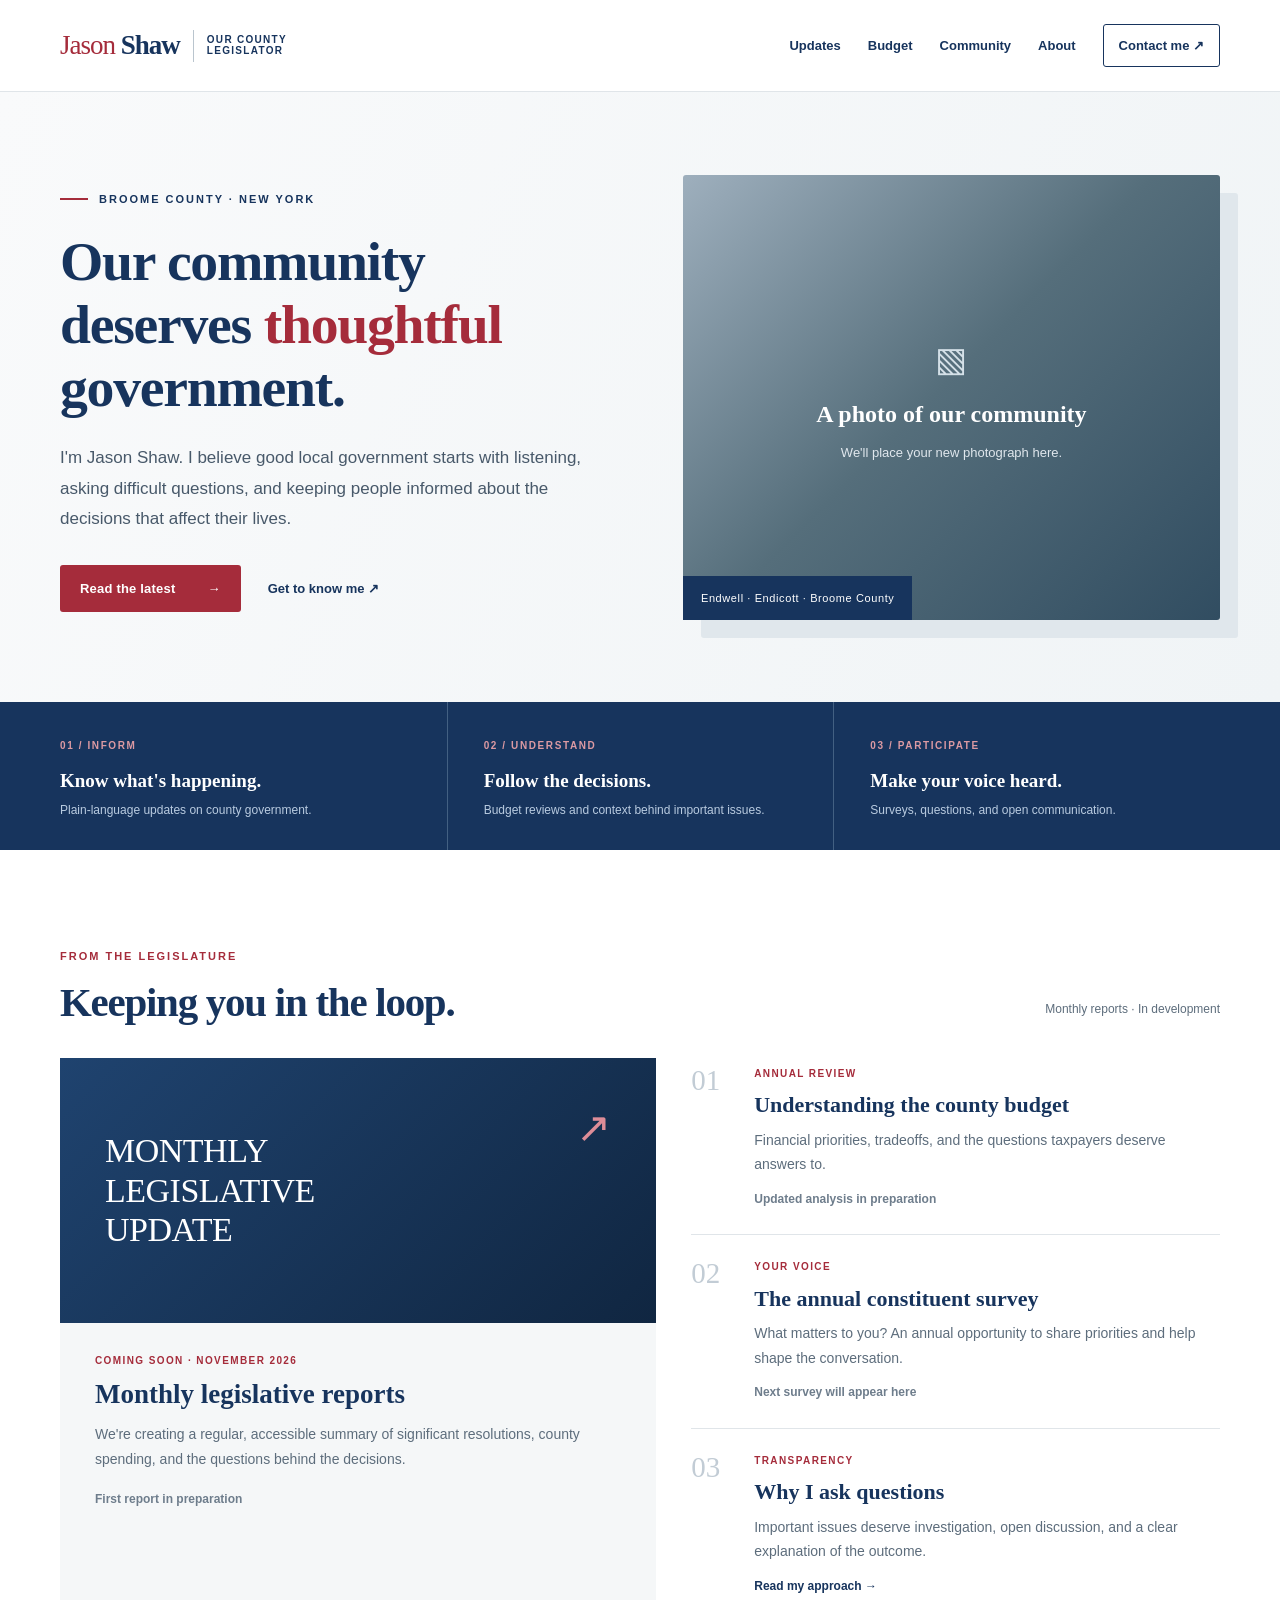
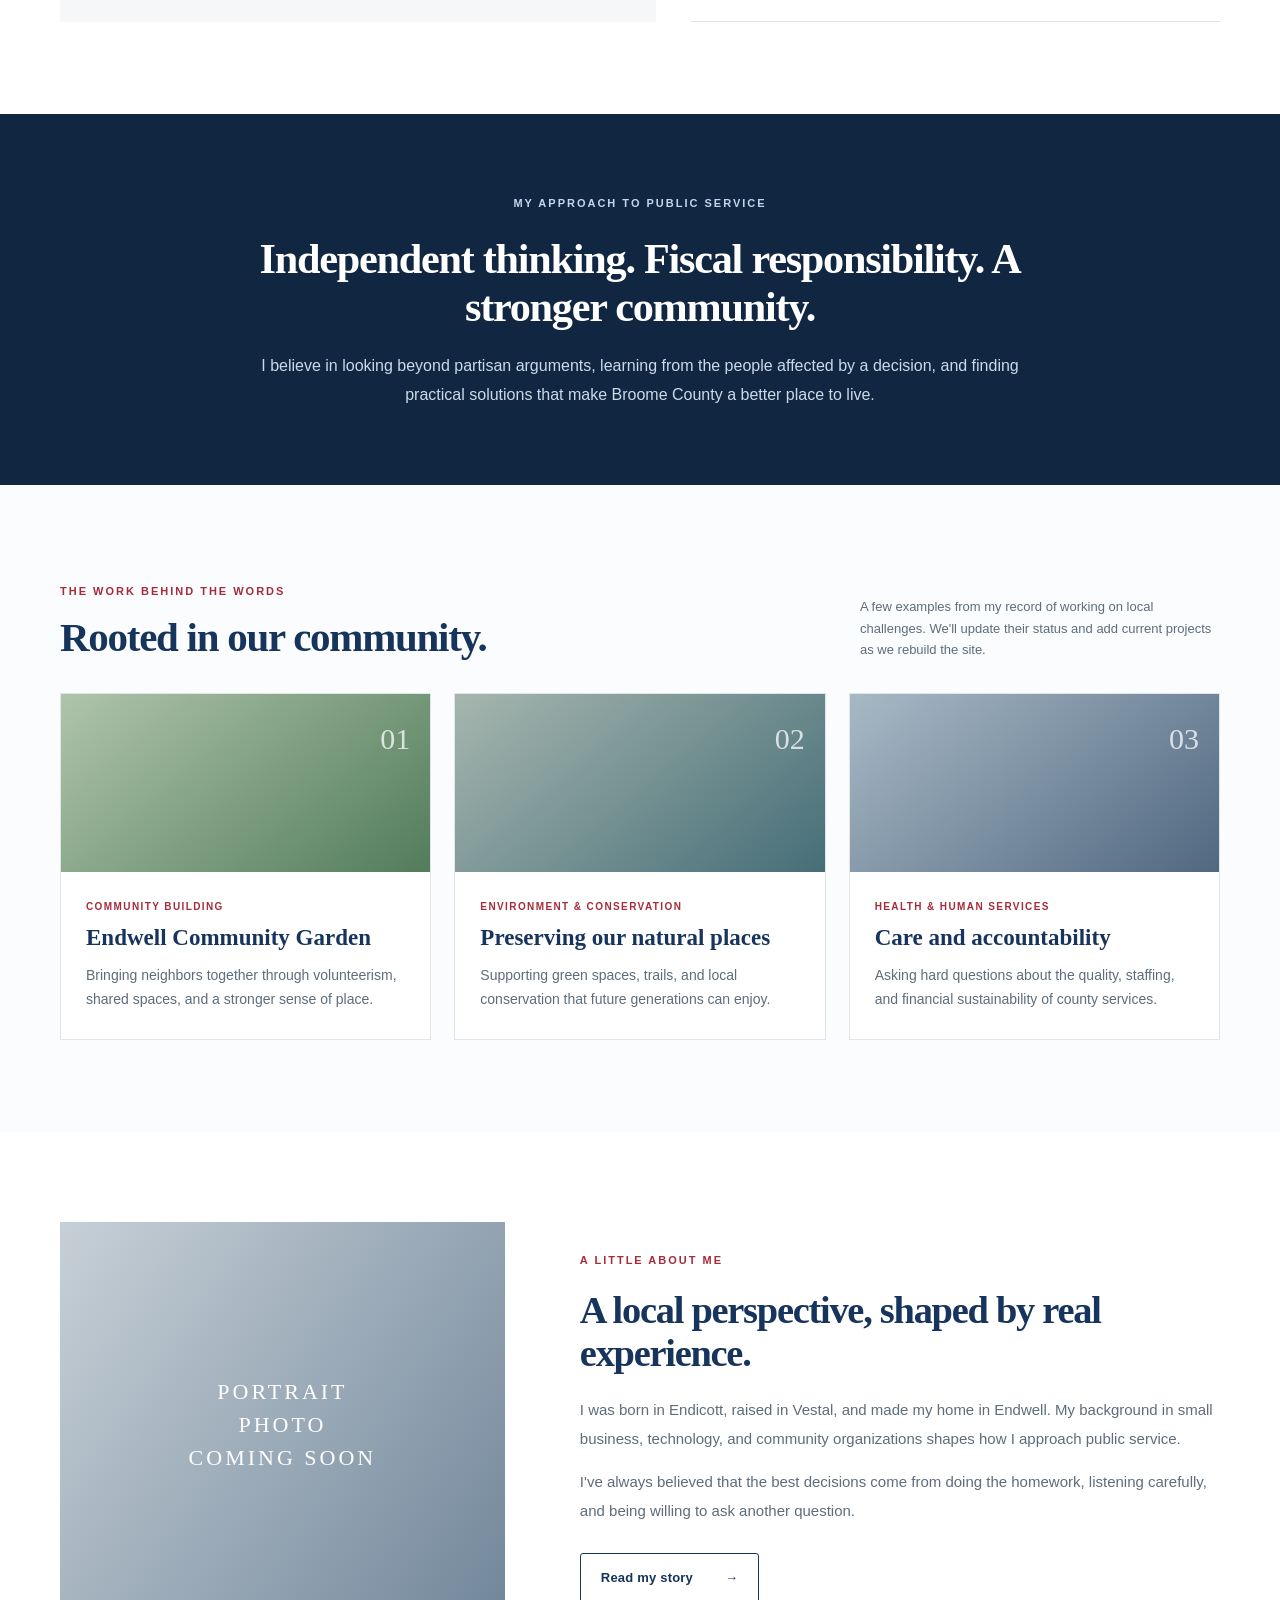
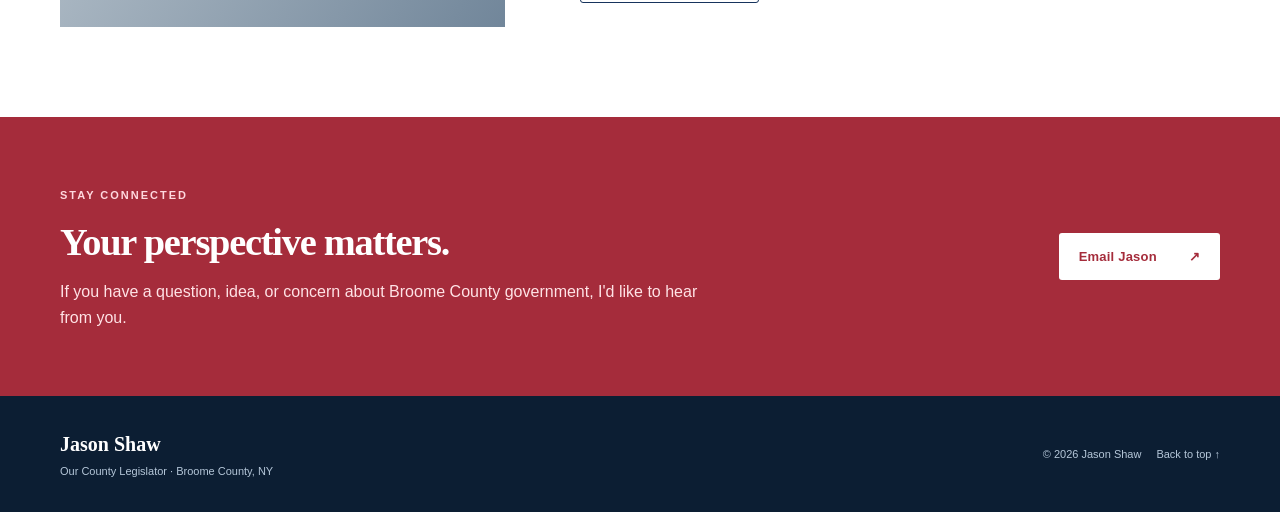
<file: index.html>
<!doctype html>
<html lang="en">
<head>
  <meta charset="utf-8">
  <meta name="viewport" content="width=device-width, initial-scale=1">
  <meta name="description" content="Jason Shaw's independent look at Broome County government: legislative updates, county budgets, community projects, and ways to make your voice heard.">
  <meta name="theme-color" content="#17345d">
  <title>Jason Shaw | Our County Legislator</title>
  <link rel="stylesheet" href="style.css">
  <script src="script.js" defer></script>
</head>
<body>
  <a class="skip-link" href="#main">Skip to content</a>
  <header class="site-header" id="top">
    <div class="container header-inner">
      <a class="brand" href="index.html" aria-label="Our County Legislator, home">
        <span class="brand-name">Jason <strong>Shaw</strong></span>
        <span class="brand-divider" aria-hidden="true"></span>
        <span class="brand-label">OUR COUNTY<br>LEGISLATOR</span>
      </a>
      <button class="menu-toggle" type="button" aria-controls="primary-navigation" aria-expanded="false" aria-label="Open navigation">
        <span></span><span></span><span></span>
      </button>
      <nav class="primary-navigation" id="primary-navigation" aria-label="Main navigation">
        <a href="#updates">Updates</a>
        <a href="#budget">Budget</a>
        <a href="#community">Community</a>
        <a href="about.html">About</a>
        <a class="nav-contact" href="#contact">Contact me <span aria-hidden="true">↗</span></a>
      </nav>
    </div>
  </header>

  <main id="main">
    <section class="hero" aria-labelledby="hero-title">
      <div class="container hero-grid">
        <div class="hero-copy">
          <span class="eyebrow"><span class="eyebrow-line"></span> BROOME COUNTY · NEW YORK</span>
          <h1 id="hero-title">Our community deserves <em>thoughtful</em> government.</h1>
          <p>I'm Jason Shaw. I believe good local government starts with listening, asking difficult questions, and keeping people informed about the decisions that affect their lives.</p>
          <div class="hero-actions">
            <a class="button button-red" href="#updates">Read the latest <span aria-hidden="true">→</span></a>
            <a class="text-link" href="about.html">Get to know me <span aria-hidden="true">↗</span></a>
          </div>
        </div>
        <div class="hero-photo" role="img" aria-label="Placeholder for a new photograph of Jason Shaw in the community">
          <div class="photo-placeholder">
            <span class="photo-placeholder-icon" aria-hidden="true">▧</span>
            <strong>A photo of our community</strong>
            <span>We'll place your new photograph here.</span>
          </div>
          <span class="photo-tag">Endwell · Endicott · Broome County</span>
        </div>
      </div>
    </section>

    <section class="quick-intro" aria-label="How this website can help">
      <div class="container quick-intro-grid">
        <div><span class="mini-label">01 / INFORM</span><strong>Know what's happening.</strong><p>Plain-language updates on county government.</p></div>
        <div><span class="mini-label">02 / UNDERSTAND</span><strong>Follow the decisions.</strong><p>Budget reviews and context behind important issues.</p></div>
        <div><span class="mini-label">03 / PARTICIPATE</span><strong>Make your voice heard.</strong><p>Surveys, questions, and open communication.</p></div>
      </div>
    </section>

    <section class="section" id="updates" aria-labelledby="updates-title">
      <div class="container">
        <div class="section-heading">
          <div><span class="eyebrow eyebrow-dark">FROM THE LEGISLATURE</span><h2 id="updates-title">Keeping you in the loop.</h2></div>
          <span class="section-note">Monthly reports · In development</span>
        </div>
        <div class="updates-grid">
          <article class="feature-story">
            <div class="story-art" aria-hidden="true"><span>MONTHLY<br>LEGISLATIVE<br>UPDATE</span><span class="story-art-mark">↗</span></div>
            <div class="story-body">
              <span class="content-type">COMING SOON · NOVEMBER 2026</span>
              <h3>Monthly legislative reports</h3>
              <p>We're creating a regular, accessible summary of significant resolutions, county spending, and the questions behind the decisions.</p>
              <span class="muted-link">First report in preparation</span>
            </div>
          </article>
          <div class="side-stories">
            <article class="small-story" id="budget">
              <span class="article-number">01</span>
              <div><span class="content-type">ANNUAL REVIEW</span><h3>Understanding the county budget</h3><p>Financial priorities, tradeoffs, and the questions taxpayers deserve answers to.</p><span class="muted-link">Updated analysis in preparation</span></div>
            </article>
            <article class="small-story" id="survey">
              <span class="article-number">02</span>
              <div><span class="content-type">YOUR VOICE</span><h3>The annual constituent survey</h3><p>What matters to you? An annual opportunity to share priorities and help shape the conversation.</p><span class="muted-link">Next survey will appear here</span></div>
            </article>
            <article class="small-story">
              <span class="article-number">03</span>
              <div><span class="content-type">TRANSPARENCY</span><h3>Why I ask questions</h3><p>Important issues deserve investigation, open discussion, and a clear explanation of the outcome.</p><a href="#principles" class="inline-link">Read my approach <span aria-hidden="true">→</span></a></div>
            </article>
          </div>
        </div>
      </div>
    </section>

    <section class="statement" id="principles" aria-labelledby="statement-title">
      <div class="container statement-inner">
        <span class="eyebrow">MY APPROACH TO PUBLIC SERVICE</span>
        <h2 id="statement-title">Independent thinking. Fiscal responsibility. A stronger community.</h2>
        <p>I believe in looking beyond partisan arguments, learning from the people affected by a decision, and finding practical solutions that make Broome County a better place to live.</p>
      </div>
    </section>

    <section class="section community-section" id="community" aria-labelledby="community-title">
      <div class="container">
        <div class="section-heading">
          <div><span class="eyebrow eyebrow-dark">THE WORK BEHIND THE WORDS</span><h2 id="community-title">Rooted in our community.</h2></div>
          <p class="heading-description">A few examples from my record of working on local challenges. We'll update their status and add current projects as we rebuild the site.</p>
        </div>
        <div class="projects-grid">
          <article class="project-card"><div class="project-visual project-visual-one" aria-hidden="true"><span>01</span></div><div class="project-copy"><span class="content-type">COMMUNITY BUILDING</span><h3>Endwell Community Garden</h3><p>Bringing neighbors together through volunteerism, shared spaces, and a stronger sense of place.</p></div></article>
          <article class="project-card"><div class="project-visual project-visual-two" aria-hidden="true"><span>02</span></div><div class="project-copy"><span class="content-type">ENVIRONMENT & CONSERVATION</span><h3>Preserving our natural places</h3><p>Supporting green spaces, trails, and local conservation that future generations can enjoy.</p></div></article>
          <article class="project-card"><div class="project-visual project-visual-three" aria-hidden="true"><span>03</span></div><div class="project-copy"><span class="content-type">HEALTH & HUMAN SERVICES</span><h3>Care and accountability</h3><p>Asking hard questions about the quality, staffing, and financial sustainability of county services.</p></div></article>
        </div>
      </div>
    </section>

    <section class="about-section" id="about" aria-labelledby="about-title">
      <div class="container about-grid">
        <div class="about-photo" role="img" aria-label="Placeholder for an updated portrait of Jason Shaw"><span>PORTRAIT<br>PHOTO<br>COMING SOON</span></div>
        <div class="about-copy"><span class="eyebrow eyebrow-dark">A LITTLE ABOUT ME</span><h2 id="about-title">A local perspective, shaped by real experience.</h2><p>I was born in Endicott, raised in Vestal, and made my home in Endwell. My background in small business, technology, and community organizations shapes how I approach public service.</p><p>I've always believed that the best decisions come from doing the homework, listening carefully, and being willing to ask another question.</p><a href="about.html" class="button button-outline">Read my story <span aria-hidden="true">→</span></a></div>
      </div>
    </section>

    <section class="contact-section" id="contact" aria-labelledby="contact-title">
      <div class="container contact-inner">
        <div><span class="eyebrow">STAY CONNECTED</span><h2 id="contact-title">Your perspective matters.</h2><p>If you have a question, idea, or concern about Broome County government, I'd like to hear from you.</p></div>
        <a class="button button-light" href="mailto:OurCountyLegislator@gmail.com?subject=Message%20from%20OurCountyLegislator.com">Email Jason <span aria-hidden="true">↗</span></a>
      </div>
    </section>
  </main>

  <footer class="site-footer">
    <div class="container footer-inner"><div><strong>Jason Shaw</strong><span>Our County Legislator · Broome County, NY</span></div><div><span>© <span id="current-year">2026</span> Jason Shaw</span><a href="#top">Back to top ↑</a></div></div>
  </footer>
</body>
</html>
</file>
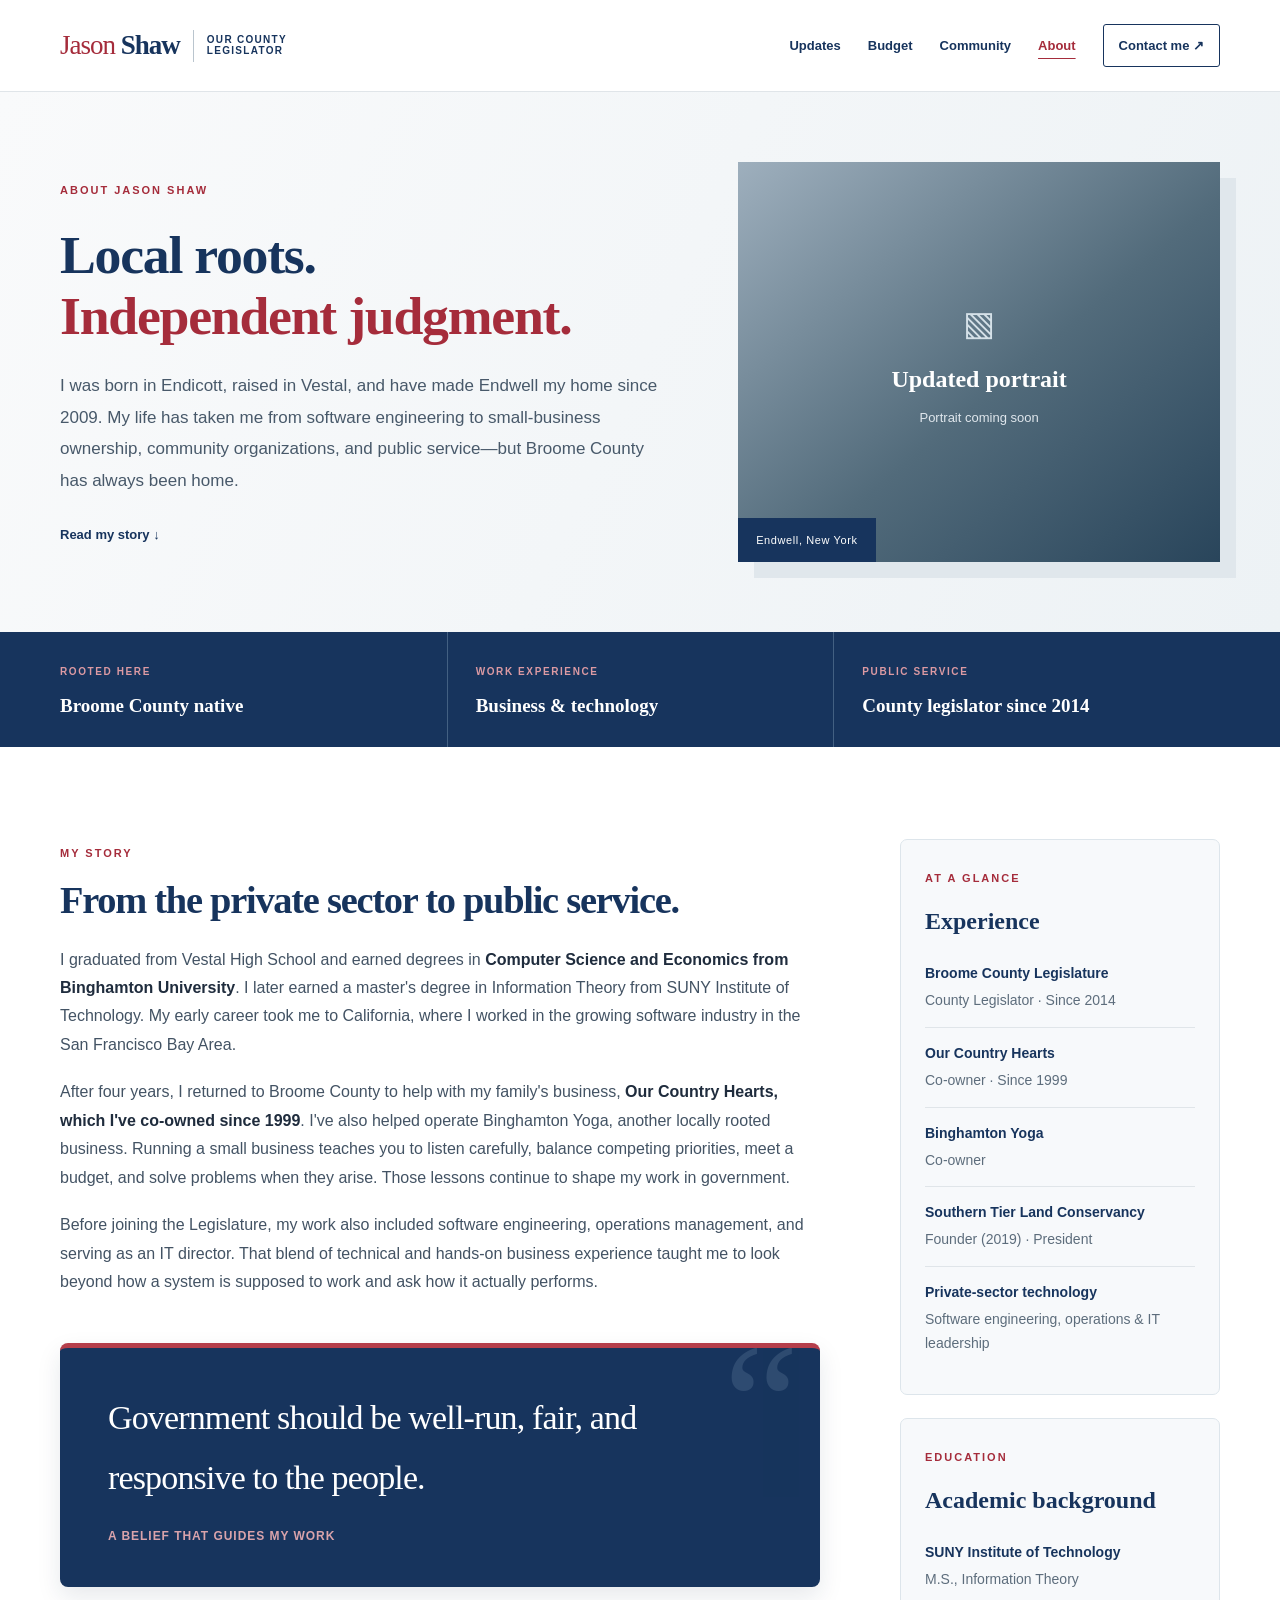
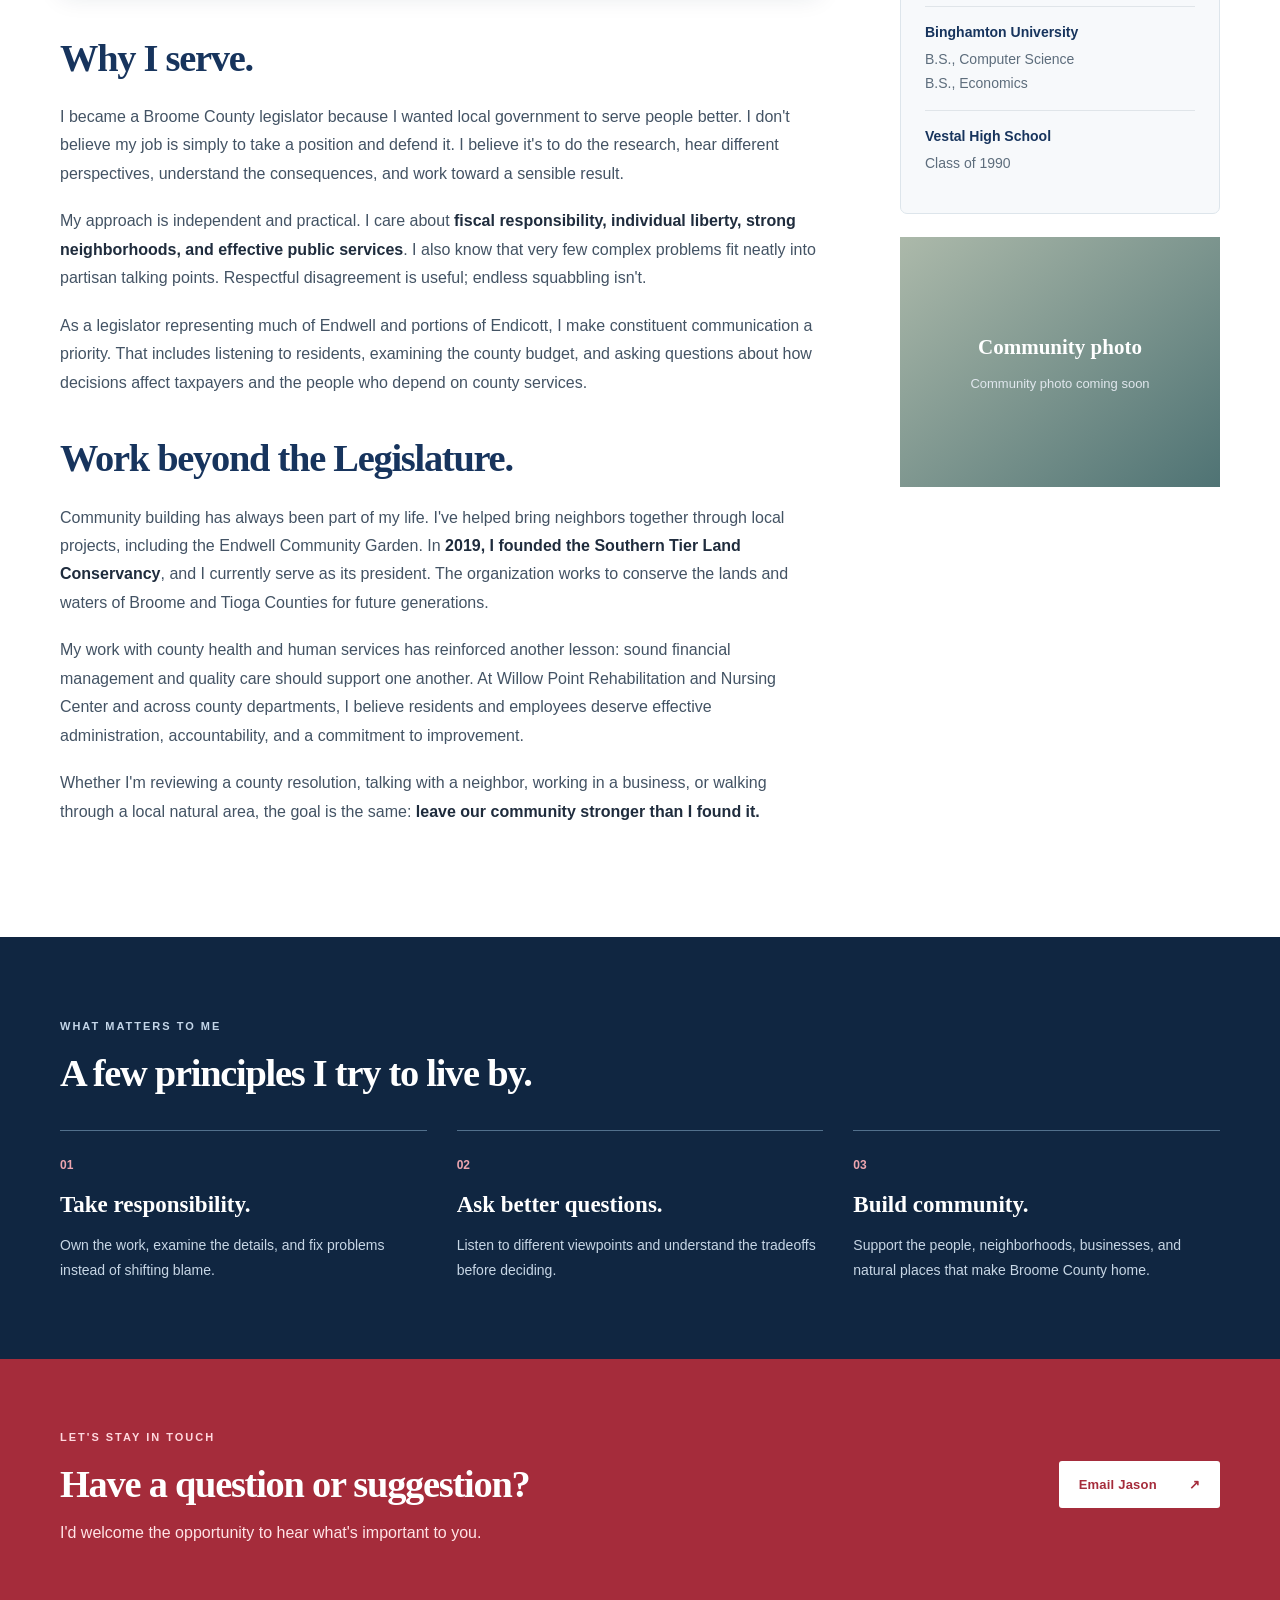
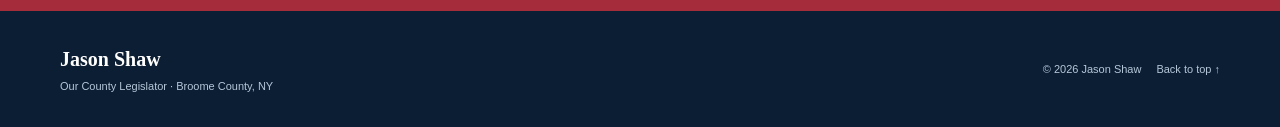
<file: about.html>
<!doctype html>
<html lang="en">
<head>
  <meta charset="utf-8">
  <meta name="viewport" content="width=device-width, initial-scale=1">
  <meta name="description" content="Meet Jason Shaw: Broome County legislator, Endwell resident, small-business owner, and community conservation leader.">
  <meta name="theme-color" content="#17345d">
  <title>About Jason Shaw | Our County Legislator</title>
  <link rel="stylesheet" href="style.css">
  <script src="script.js" defer></script>
</head>
<body>
  <a class="skip-link" href="#main">Skip to content</a>
  <header class="site-header" id="top">
    <div class="container header-inner">
      <a class="brand" href="index.html" aria-label="Our County Legislator, home">
        <span class="brand-name">Jason <strong>Shaw</strong></span><span class="brand-divider" aria-hidden="true"></span><span class="brand-label">OUR COUNTY<br>LEGISLATOR</span>
      </a>
      <button class="menu-toggle" type="button" aria-controls="primary-navigation" aria-expanded="false" aria-label="Open navigation"><span></span><span></span><span></span></button>
      <nav class="primary-navigation" id="primary-navigation" aria-label="Main navigation">
        <a href="index.html#updates">Updates</a><a href="index.html#budget">Budget</a><a href="index.html#community">Community</a><a href="about.html" aria-current="page">About</a><a class="nav-contact" href="index.html#contact">Contact me <span aria-hidden="true">↗</span></a>
      </nav>
    </div>
  </header>
  <main id="main">
    <section class="bio-hero">
      <div class="container bio-hero-grid">
        <div>
          <span class="eyebrow eyebrow-dark">ABOUT JASON SHAW</span>
          <h1>Local roots.<br><em>Independent judgment.</em></h1>
          <p class="bio-lead">I was born in Endicott, raised in Vestal, and have made Endwell my home since 2009. My life has taken me from software engineering to small-business ownership, community organizations, and public service—but Broome County has always been home.</p>
          <a class="text-link" href="#my-story">Read my story <span aria-hidden="true">↓</span></a>
        </div>
        <div class="bio-hero-photo" role="img" aria-label="Placeholder for an updated portrait of Jason Shaw"><div class="photo-placeholder"><span class="photo-placeholder-icon" aria-hidden="true">▧</span><strong>Updated portrait</strong><span>Portrait coming soon</span></div><span class="photo-tag">Endwell, New York</span></div>
      </div>
    </section>
    <section class="bio-intro-strip" aria-label="Background at a glance"><div class="container bio-facts"><div><span class="mini-label">ROOTED HERE</span><strong>Broome County native</strong></div><div><span class="mini-label">WORK EXPERIENCE</span><strong>Business &amp; technology</strong></div><div><span class="mini-label">PUBLIC SERVICE</span><strong>County legislator since 2014</strong></div></div></section>
    <section class="section" id="my-story"><div class="container bio-layout">
      <div class="bio-main">
        <span class="eyebrow eyebrow-dark">MY STORY</span><h2>From the private sector to public service.</h2>
        <p>I graduated from Vestal High School and earned degrees in <strong>Computer Science and Economics from Binghamton University</strong>. I later earned a master's degree in Information Theory from SUNY Institute of Technology. My early career took me to California, where I worked in the growing software industry in the San Francisco Bay Area.</p>
        <p>After four years, I returned to Broome County to help with my family's business, <strong>Our Country Hearts, which I've co-owned since 1999</strong>. I've also helped operate Binghamton Yoga, another locally rooted business. Running a small business teaches you to listen carefully, balance competing priorities, meet a budget, and solve problems when they arise. Those lessons continue to shape my work in government.</p>
        <p>Before joining the Legislature, my work also included software engineering, operations management, and serving as an IT director. That blend of technical and hands-on business experience taught me to look beyond how a system is supposed to work and ask how it actually performs.</p>
        <blockquote class="bio-quote"><span class="quote-mark" aria-hidden="true">“</span><p>Government should be well-run, fair, and responsive to the people.</p><footer>A belief that guides my work</footer></blockquote>
        <h2>Why I serve.</h2>
        <p>I became a Broome County legislator because I wanted local government to serve people better. I don't believe my job is simply to take a position and defend it. I believe it's to do the research, hear different perspectives, understand the consequences, and work toward a sensible result.</p>
        <p>My approach is independent and practical. I care about <strong>fiscal responsibility, individual liberty, strong neighborhoods, and effective public services</strong>. I also know that very few complex problems fit neatly into partisan talking points. Respectful disagreement is useful; endless squabbling isn't.</p>
        <p>As a legislator representing much of Endwell and portions of Endicott, I make constituent communication a priority. That includes listening to residents, examining the county budget, and asking questions about how decisions affect taxpayers and the people who depend on county services.</p>
        <h2>Work beyond the Legislature.</h2>
        <p>Community building has always been part of my life. I've helped bring neighbors together through local projects, including the Endwell Community Garden. In <strong>2019, I founded the Southern Tier Land Conservancy</strong>, and I currently serve as its president. The organization works to conserve the lands and waters of Broome and Tioga Counties for future generations.</p>
        <p>My work with county health and human services has reinforced another lesson: sound financial management and quality care should support one another. At Willow Point Rehabilitation and Nursing Center and across county departments, I believe residents and employees deserve effective administration, accountability, and a commitment to improvement.</p>
        <p>Whether I'm reviewing a county resolution, talking with a neighbor, working in a business, or walking through a local natural area, the goal is the same: <strong>leave our community stronger than I found it.</strong></p>
      </div>
      <aside class="bio-sidebar" aria-label="Experience and education">
        <div class="bio-side-card"><span class="eyebrow eyebrow-dark">AT A GLANCE</span><h3>Experience</h3>
          <dl class="bio-list"><div><dt>Broome County Legislature</dt><dd>County Legislator · Since 2014</dd></div><div><dt>Our Country Hearts</dt><dd>Co-owner · Since 1999</dd></div><div><dt>Binghamton Yoga</dt><dd>Co-owner</dd></div><div><dt>Southern Tier Land Conservancy</dt><dd>Founder (2019) · President</dd></div><div><dt>Private-sector technology</dt><dd>Software engineering, operations &amp; IT leadership</dd></div></dl>
        </div>
        <div class="bio-side-card"><span class="eyebrow eyebrow-dark">EDUCATION</span><h3>Academic background</h3><dl class="bio-list"><div><dt>SUNY Institute of Technology</dt><dd>M.S., Information Theory</dd></div><div><dt>Binghamton University</dt><dd>B.S., Computer Science<br>B.S., Economics</dd></div><div><dt>Vestal High School</dt><dd>Class of 1990</dd></div></dl></div>
        <div class="bio-side-photo"><div class="photo-placeholder"><strong>Community photo</strong><span>Community photo coming soon</span></div></div>
      </aside>
    </div></section>
    <section class="bio-principles"><div class="container"><span class="eyebrow">WHAT MATTERS TO ME</span><h2>A few principles I try to live by.</h2><div class="bio-principles-grid"><div><span>01</span><h3>Take responsibility.</h3><p>Own the work, examine the details, and fix problems instead of shifting blame.</p></div><div><span>02</span><h3>Ask better questions.</h3><p>Listen to different viewpoints and understand the tradeoffs before deciding.</p></div><div><span>03</span><h3>Build community.</h3><p>Support the people, neighborhoods, businesses, and natural places that make Broome County home.</p></div></div></div></section>
    <section class="contact-section" id="contact"><div class="container contact-inner"><div><span class="eyebrow">LET'S STAY IN TOUCH</span><h2>Have a question or suggestion?</h2><p>I'd welcome the opportunity to hear what's important to you.</p></div><a class="button button-light" href="mailto:OurCountyLegislator@gmail.com?subject=Message%20from%20OurCountyLegislator.com">Email Jason <span aria-hidden="true">↗</span></a></div></section>
  </main>
  <footer class="site-footer"><div class="container footer-inner"><div><strong>Jason Shaw</strong><span>Our County Legislator · Broome County, NY</span></div><div><span>© <span id="current-year">2026</span> Jason Shaw</span><a href="#top">Back to top ↑</a></div></div></footer>
</body>
</html>
</file>
<file: style.css>
:root{--navy:#17345d;--navy-deep:#102641;--ink:#1f2c3d;--red:#a52c3b;--red-dark:#882231;--muted:#5d6d7c;--line:#e0e5e9;--offwhite:#f5f7f8;--white:#fff;--max:1160px}
*{box-sizing:border-box}html{scroll-behavior:smooth;scroll-padding-top:100px}body{margin:0;background:var(--white);color:var(--ink);font-family:Arial,Helvetica,sans-serif;line-height:1.65;-webkit-font-smoothing:antialiased}a{color:inherit}button{font:inherit}.container{width:min(var(--max),calc(100% - 52px));margin-inline:auto}.skip-link{position:absolute;left:16px;top:-80px;background:var(--white);z-index:20;padding:12px}.skip-link:focus{top:12px}a:focus-visible,button:focus-visible{outline:3px solid #e5a14b;outline-offset:4px}.site-header{background:#fff;position:sticky;top:0;z-index:10;border-bottom:1px solid var(--line)}.header-inner{min-height:91px;display:flex;align-items:center;justify-content:space-between;gap:25px}.brand{display:inline-flex;align-items:center;text-decoration:none;gap:13px;line-height:1.02;white-space:nowrap}.brand-name{font-family:Georgia,'Times New Roman',serif;font-size:27px;color:var(--red);letter-spacing:-1px}.brand-name strong{color:var(--navy);font-weight:700}.brand-divider{height:32px;width:1px;background:#bac5ce}.brand-label{color:var(--navy);font-size:10px;font-weight:800;letter-spacing:1.3px}.primary-navigation{display:flex;align-items:center;gap:27px}.primary-navigation a{text-decoration:none;font-size:13px;font-weight:700;color:var(--navy)}.primary-navigation a:hover,.inline-link:hover,.text-link:hover{color:var(--red)}.primary-navigation .nav-contact{border:1px solid var(--navy);border-radius:3px;padding:10px 15px}.primary-navigation .nav-contact:hover{background:var(--navy);color:#fff}.menu-toggle{display:none}
.hero{background:linear-gradient(115deg,#f9fafb 0%,#f0f4f6 100%);overflow:hidden}.hero-grid{display:grid;grid-template-columns:1.02fr .98fr;gap:64px;align-items:center;padding-block:72px}.hero-copy{padding-block:18px}.eyebrow{color:#c4d6e9;font-size:11px;font-weight:800;letter-spacing:2px;display:inline-flex;align-items:center;gap:11px}.eyebrow-dark{color:var(--red)}.eyebrow-line{width:28px;height:2px;background:var(--red)}.hero .eyebrow{color:var(--navy)}h1,h2,h3,p{margin-top:0}h1,h2{font-family:Georgia,'Times New Roman',serif;letter-spacing:-1.25px;line-height:1.13}h1{font-size:clamp(42px,4.35vw,67px);color:var(--navy);margin:22px 0 24px}h1 em{color:var(--red);font-style:normal}.hero-copy>p{font-size:17px;color:#48596a;line-height:1.8;max-width:550px}.hero-actions{display:flex;align-items:center;gap:27px;flex-wrap:wrap;margin-top:30px}.button{display:inline-flex;justify-content:space-between;align-items:center;gap:32px;text-decoration:none;padding:13px 20px;font-size:13px;font-weight:800;letter-spacing:.2px;border-radius:3px;transition:background .2s,color .2s}.button-red{background:var(--red);color:#fff}.button-red:hover{background:var(--red-dark)}.text-link{text-decoration:none;color:var(--navy);font-size:13px;font-weight:800}.hero-photo{height:445px;position:relative;min-width:0;background:linear-gradient(135deg,#9eafbd 0%,#556e7b 48%,#314d61 100%);border-radius:3px;box-shadow:18px 18px 0 #e0e7ec}.photo-placeholder{height:100%;display:flex;align-items:center;justify-content:center;flex-direction:column;color:#fff;text-align:center;padding:20px;gap:8px}.photo-placeholder-icon{font-size:34px;color:#d5e1e8}.photo-placeholder strong{font-family:Georgia,serif;font-size:24px}.photo-placeholder span:last-child{color:#e0e7ed;font-size:13px}.photo-tag{position:absolute;bottom:0;left:0;background:var(--navy);color:#fff;font-size:11px;letter-spacing:.6px;padding:13px 18px}
.quick-intro{background:var(--navy)}.quick-intro-grid{display:grid;grid-template-columns:repeat(3,1fr)}.quick-intro-grid>div{padding:29px 30px 29px 0}.quick-intro-grid>div+div{border-left:1px solid #436082;padding-left:36px}.quick-intro-grid strong{display:block;color:#fff;font-family:Georgia,serif;font-size:19px;margin-top:7px}.quick-intro-grid p{font-size:12px;color:#b9cbe0;margin:5px 0 0}.mini-label{font-size:10px;letter-spacing:1.6px;color:#dc9aa3;font-weight:800}
.section{padding:92px 0}.section-heading{display:flex;justify-content:space-between;align-items:end;gap:35px;margin-bottom:32px}.section-heading h2{font-size:clamp(33px,3.2vw,47px);color:var(--navy);margin:11px 0 0}.section-note{font-size:12px;color:var(--muted);padding-bottom:6px}.updates-grid{display:grid;grid-template-columns:1.06fr .94fr;gap:35px}.feature-story{background:var(--offwhite)}.story-art{min-height:265px;background:linear-gradient(135deg,#1f436f,#102641);color:#fff;display:flex;align-items:center;justify-content:space-between;padding:35px 45px}.story-art>span:first-child{font-family:Georgia,serif;font-size:34px;line-height:1.15;letter-spacing:-.5px}.story-art-mark{font-size:42px;color:#dd8d98;align-self:flex-start}.story-body{padding:30px 35px 34px}.content-type{display:block;color:var(--red);font-size:10px;font-weight:800;letter-spacing:1.4px;margin-bottom:9px}.story-body h3{font-family:Georgia,serif;font-size:27px;line-height:1.2;color:var(--navy);margin-bottom:12px}.story-body p,.small-story p,.project-copy p{color:var(--muted);font-size:14px;line-height:1.75}.muted-link{font-size:12px;font-weight:700;color:#6e7d8c}.side-stories{display:flex;flex-direction:column}.small-story{display:grid;grid-template-columns:45px 1fr;gap:18px;padding:8px 0 23px;border-bottom:1px solid var(--line)}.small-story+.small-story{padding-top:24px}.article-number{font-family:Georgia,serif;color:#c2ccd5;font-size:29px;line-height:1}.small-story h3{color:var(--navy);font-family:Georgia,serif;font-size:22px;line-height:1.3;margin-bottom:8px}.small-story p{margin-bottom:8px}.inline-link{font-size:12px;font-weight:800;text-decoration:none;color:var(--navy)}
.statement{background:var(--navy-deep);padding:75px 0;color:#fff}.statement-inner{max-width:820px;text-align:center}.statement h2{font-size:clamp(32px,3.3vw,49px);margin:20px 0}.statement p{font-size:16px;line-height:1.85;color:#cbdaea;margin-bottom:0}.community-section{background:#fbfcfd}.heading-description{max-width:360px;color:var(--muted);font-size:13px;margin-bottom:0}.projects-grid{display:grid;grid-template-columns:repeat(3,1fr);gap:23px}.project-card{background:#fff;border:1px solid var(--line)}.project-visual{height:178px;display:flex;justify-content:flex-end;align-items:flex-start;padding:20px;color:#fff;font-family:Georgia,serif;font-size:30px}.project-visual-one{background:linear-gradient(140deg,#afc4ab,#527c5c)}.project-visual-two{background:linear-gradient(140deg,#a6b6ae,#466e78)}.project-visual-three{background:linear-gradient(140deg,#a8b9c5,#516881)}.project-visual span{opacity:.75}.project-copy{padding:27px 25px}.project-copy h3{font-family:Georgia,serif;color:var(--navy);font-size:23px;line-height:1.25;margin-bottom:10px}.project-copy p{margin-bottom:0}
.about-section{padding:90px 0}.about-grid{display:grid;grid-template-columns:.82fr 1.18fr;align-items:center;gap:75px}.about-photo{height:405px;background:linear-gradient(125deg,#c7d0d7,#71869a);display:flex;justify-content:center;align-items:center;text-align:center;color:#fff;font-size:22px;font-family:Georgia,serif;letter-spacing:3px;line-height:1.5}.about-copy h2{font-size:clamp(32px,3vw,47px);color:var(--navy);margin:16px 0 21px}.about-copy p{font-size:15px;color:var(--muted);line-height:1.9}.button-outline{border:1px solid var(--navy);color:var(--navy);margin-top:13px}.button-outline:hover{background:var(--navy);color:#fff}.contact-section{background:var(--red);color:#fff;padding:64px 0}.contact-inner{display:flex;justify-content:space-between;align-items:center;gap:35px}.contact-section .eyebrow{color:#ffd8de}.contact-section h2{font-size:clamp(32px,3vw,44px);margin:14px 0}.contact-section p{max-width:650px;color:#ffe3e6;margin-bottom:0}.button-light{background:#fff;color:var(--red);white-space:nowrap}.button-light:hover{background:#f0e8e9}.site-footer{background:#0c1e33;color:#d5e2ef;padding:32px 0}.footer-inner,.footer-inner>div{display:flex;justify-content:space-between;align-items:center;gap:15px}.footer-inner>div:first-child{flex-direction:column;align-items:flex-start;gap:1px}.footer-inner strong{color:#fff;font-family:Georgia,serif;font-size:20px}.footer-inner span,.footer-inner a{font-size:11px;color:#b5c7d9}.footer-inner a{text-decoration:none}
@media(max-width:900px){.header-inner{min-height:75px}.menu-toggle{display:flex;width:42px;height:42px;border:1px solid var(--line);background:#fff;align-items:center;justify-content:center;flex-direction:column;gap:5px;cursor:pointer}.menu-toggle span{width:19px;height:2px;background:var(--navy)}.primary-navigation{display:none;position:absolute;left:0;right:0;top:100%;background:#fff;box-shadow:0 12px 18px #122c4820;padding:13px 26px 23px;align-items:stretch;flex-direction:column;gap:0}.primary-navigation.is-open{display:flex}.primary-navigation a{padding:12px;border-bottom:1px solid var(--line)}.primary-navigation .nav-contact{margin-top:10px;text-align:center}.hero-grid{gap:35px;grid-template-columns:1fr 1fr}.hero-photo{height:350px}.updates-grid{gap:24px}.about-grid{gap:35px}}
@media(max-width:650px){.container{width:min(var(--max),calc(100% - 36px))}.brand-name{font-size:23px}.brand-label{font-size:9px}.hero-grid{grid-template-columns:1fr;padding-block:48px;gap:34px}.hero-photo{height:310px;box-shadow:10px 10px 0 #e0e7ec}.hero-copy{padding:0}.hero-copy>p{font-size:15px}.quick-intro-grid,.updates-grid,.projects-grid,.about-grid{grid-template-columns:1fr}.quick-intro-grid>div{padding:18px 0}.quick-intro-grid>div+div{border-left:0;border-top:1px solid #436082;padding-left:0}.section{padding:64px 0}.section-heading{display:block}.section-note{display:block;margin-top:10px}.heading-description{margin-top:16px}.story-art{min-height:215px}.story-art>span:first-child{font-size:27px}.story-body{padding:25px}.small-story{grid-template-columns:36px 1fr}.statement{padding:60px 0}.project-visual{height:150px}.about-section{padding:65px 0}.about-photo{height:310px}.contact-inner,.footer-inner{flex-direction:column;align-items:flex-start}.contact-inner .button{align-self:flex-start}.footer-inner>div:last-child{flex-wrap:wrap}}
@media(prefers-reduced-motion:reduce){html{scroll-behavior:auto}*{transition:none!important}}

/* About page — uses the shared Modern Civic visual language */
.bio-hero{background:linear-gradient(115deg,#f9fafb,#edf2f5)}
.bio-hero-grid{display:grid;grid-template-columns:1.12fr .88fr;gap:65px;align-items:center;padding-block:70px}
.bio-hero h1{font-size:clamp(43px,4.2vw,64px)}.bio-hero h1 em{color:var(--red);font-style:normal}
.bio-lead{font-size:17px;line-height:1.85;color:#48596a;max-width:650px;margin-bottom:25px}
.bio-hero-photo{height:400px;background:linear-gradient(140deg,#9eafbd,#526b7b 55%,#29455b);position:relative;box-shadow:16px 16px 0 #e0e7ec}
.bio-intro-strip{background:var(--navy)}.bio-facts{display:grid;grid-template-columns:repeat(3,1fr)}.bio-facts>div{padding:25px 24px 25px 0}.bio-facts>div+div{padding-left:28px;border-left:1px solid #436082}.bio-facts strong{display:block;color:#fff;font-family:Georgia,serif;font-size:19px;margin-top:7px}
.bio-layout{display:grid;grid-template-columns:minmax(0,1.7fr) minmax(280px,0.83fr);align-items:start;gap:85px}.bio-main h2{font-size:clamp(30px,3vw,42px);color:var(--navy);margin:14px 0 23px}.bio-main h2:not(:first-of-type){margin-top:52px}.bio-main p{font-size:16px;line-height:1.95;color:#435364;margin-bottom:19px}.bio-main strong{color:var(--ink)}
.bio-quote{border-left:4px solid var(--red);background:var(--offwhite);padding:22px 27px;margin:32px 0}.bio-quote p{font-family:Georgia,serif;color:var(--navy);font-size:24px;line-height:1.45;margin:0 0 5px}.bio-quote span{font-size:12px;color:var(--muted)}
.bio-sidebar{display:flex;flex-direction:column;gap:23px}.bio-side-card{border:1px solid var(--line);padding:27px;background:#fff}.bio-side-card h3{font-family:Georgia,serif;color:var(--navy);font-size:27px;margin:12px 0 20px}.bio-list{margin:0}.bio-list>div{padding:14px 0;border-top:1px solid var(--line)}.bio-list dt{font-weight:800;color:var(--navy);font-size:14px}.bio-list dd{margin:4px 0 0;font-size:13px;line-height:1.7;color:var(--muted)}.bio-side-photo{height:250px;background:linear-gradient(140deg,#acb9aa,#4f7374)}.bio-side-photo .photo-placeholder{padding:30px}.bio-side-photo .photo-placeholder strong{font-size:21px}
.bio-principles{background:var(--navy-deep);padding:75px 0;color:#fff}.bio-principles h2{font-size:clamp(31px,3vw,45px);margin:13px 0 35px}.bio-principles-grid{display:grid;grid-template-columns:repeat(3,1fr);gap:30px}.bio-principles-grid>div{border-top:1px solid #52708c;padding-top:20px}.bio-principles-grid span{font-size:12px;color:#eda5af;font-weight:800}.bio-principles-grid h3{font-family:Georgia,serif;font-size:23px;margin:9px 0}.bio-principles-grid p{color:#c7d6e5;font-size:14px;line-height:1.8;margin:0}
.primary-navigation a[aria-current="page"]{color:var(--red);text-decoration:underline;text-underline-offset:8px}
@media(max-width:900px){.bio-hero-grid{gap:35px;grid-template-columns:1fr 1fr}.bio-hero-photo{height:330px}.bio-layout{gap:35px}}
@media(max-width:650px){.bio-hero-grid,.bio-layout,.bio-principles-grid,.bio-facts{grid-template-columns:1fr}.bio-hero-grid{padding-block:47px}.bio-hero-photo{height:300px;box-shadow:10px 10px 0 #e0e7ec}.bio-facts>div{padding:15px 0}.bio-facts>div+div{padding-left:0;border-left:none;border-top:1px solid #436082}.bio-layout{gap:45px}.bio-main p{font-size:15px}.bio-principles{padding:55px 0}}


/* About page v2: desktop editorial sidebar, accessible quote, and phone-first adjustments */
.bio-layout {grid-template-columns:minmax(0, 1fr) minmax(280px, 320px);gap:clamp(28px,4vw,62px)}
.bio-main,.bio-sidebar {min-width:0}
.bio-main {max-width:760px}
.bio-sidebar {align-self:start;position:sticky;top:112px}
.bio-side-card {background:#f7f9fb;border:1px solid #dde5eb;border-radius:7px;padding:24px}
.bio-side-card h3 {font-size:24px}
.bio-side-card .eyebrow {font-size:11px}
.bio-list>div:first-child {border-top:0;padding-top:0}
.bio-list dd {font-size:14px}
.bio-quote {position:relative;overflow:hidden;isolation:isolate;border:0;border-top:5px solid #b53e4b;background:#17345d;color:#fff;border-radius:8px;padding:40px clamp(24px,4vw,48px);margin:46px 0 50px;box-shadow:0 10px 24px rgba(16,38,65,.10)}
.bio-quote .quote-mark {position:absolute;right:21px;top:-30px;color:#7590ac;opacity:.25;font:170px/1 Georgia,serif;z-index:-1}
.bio-quote p {font:normal clamp(25px,2.7vw,34px)/1.38 Georgia,serif;color:#fff;margin:0 0 18px;letter-spacing:-.025em}
.bio-quote footer {font-size:12px;letter-spacing:.08em;font-weight:700;text-transform:uppercase;color:#d9a3ab}
.bio-main p {line-height:1.78}
.bio-main h2:not(:first-of-type) {margin-top:40px}
@media(max-width:900px) {
  .bio-layout {grid-template-columns:minmax(0, 1fr) 260px;gap:25px}
  .bio-sidebar {top:92px}
  .bio-side-card {padding:20px}
}
@media(max-width:740px) {
  .bio-hero-grid {grid-template-columns:1fr;gap:30px;padding-block:40px}
  .bio-hero h1 {font-size:clamp(37px,9.2vw,52px);line-height:1.08}
  .bio-lead {font-size:16px;line-height:1.7}
  .bio-hero-photo {height:245px;box-shadow:8px 8px 0 #e0e7ec}
  .bio-layout {display:flex;flex-direction:column;gap:32px}
  .bio-sidebar {order:-1;position:static;width:100%;display:grid;grid-template-columns:1fr 1fr;gap:12px}
  .bio-side-photo {display:none}
  .bio-side-card {padding:20px}
  .bio-main {max-width:none}
  .bio-main h2 {font-size:clamp(28px,7vw,38px);line-height:1.18}
  .bio-main p {font-size:16px;line-height:1.73}
  .bio-quote {margin:34px 0 44px;padding:30px 24px}
  .bio-quote p {font-size:clamp(25px,6vw,32px)}
  .bio-intro-strip {display:none}
}
@media(max-width:520px) {
  .bio-sidebar {grid-template-columns:1fr;gap:12px}
  .bio-side-card h3 {margin:6px 0 12px}
  .bio-list {display:grid;grid-template-columns:1fr 1fr;gap:0 15px}
  .bio-list>div {padding:12px 0;min-width:0}
  .bio-side-card:nth-child(2) .bio-list {grid-template-columns:1fr}
  .bio-main h2:not(:first-of-type) {margin-top:36px}
  .bio-principles-grid {gap:22px}
  .bio-hero-photo {height:205px}
}
@media print {
  .bio-layout {display:grid!important;grid-template-columns:minmax(0,1fr) 230px!important;gap:24px!important}
  .bio-sidebar {position:static!important;display:block!important;order:0!important}
  .bio-side-photo {display:none}
  .bio-quote {background:#e9eef4!important;color:#17345d!important;border:2px solid #17345d;box-shadow:none}
  .bio-quote p {color:#17345d!important}
  .bio-quote footer {color:#823341!important}
  .bio-quote,.bio-side-card {break-inside:avoid}
}
</file>
